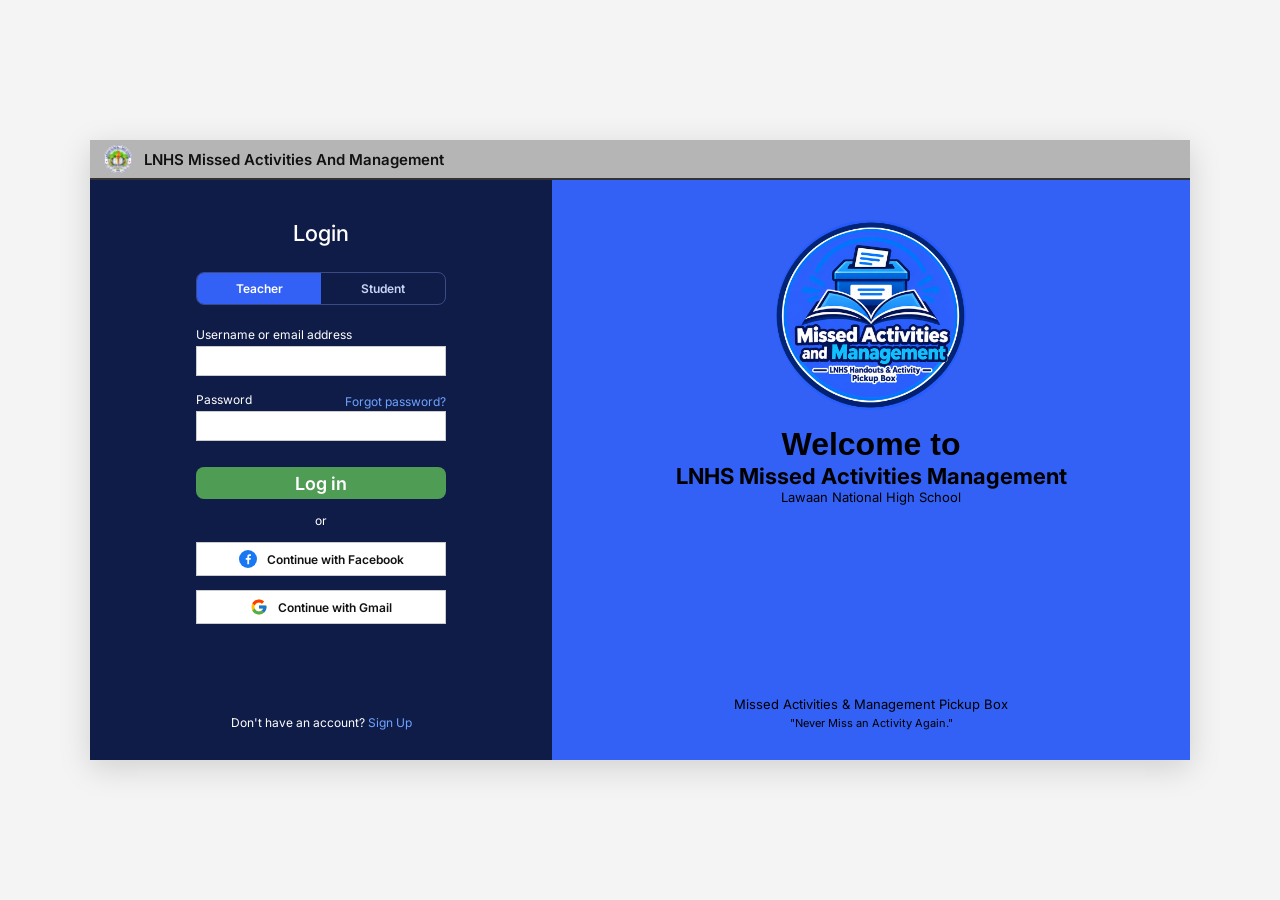
<file: index.html>
<!DOCTYPE html>
<html lang="en">
<head>
<meta charset="UTF-8" />
<meta name="viewport" content="width=device-width, initial-scale=1.0" />
<title>LNHS Missed Activities And Management</title>
<link rel="icon" type="image/png" href="images/school-logo.png">
<link href="https://fonts.googleapis.com/css2?family=Inter:wght@400;500;600;700;800&display=swap" rel="stylesheet">
<link rel="stylesheet" href="style.css">
</head>
<body class="home-page">

<!-- Title bar with school logo -->
<div class="title-bar">
  <img src="images/school-logo.png" alt="Lawaan National High School logo">
  <span>LNHS Missed Activities And Management</span>
</div>

<!-- Top brand bar with website logo + log out -->
<div class="topbrand">
  <img class="logo" src="images/site-logo.png" alt="Missed Activities and Management logo"> LNHS HANDOUTHUB
  <div class="userbox">
    <span>👋 Hi, <span id="whoami"></span></span>
    <button class="btn-logout" id="logoutBtn">⎋ Log out</button>
  </div>
</div>

<div class="header">
  <div class="icon">📦</div>
  <h1>Missed Handouts &amp; Activity Box</h1>
  <div class="search"><span>🔍</span><input id="search" type="text" placeholder="Search subject, teacher, topic..." /></div>
  <button class="btn" id="printPacket">🖨️ Print Packet</button>
  <button class="btn" id="codeGen">🔑 Code Generator</button>
  <button class="btn primary" id="dropIn">⊕ Teacher Drop-In</button>
</div>

<div class="nav" id="nav">
  <button data-page="pickup" class="active">📦 The Pickup<br>Box</button>
  <button data-page="catchup">🧑‍🎓 Absent? Catch-Up<br>Hub</button>
  <button data-page="upcoming">📅 Upcoming<br>Assignments</button>
  <button data-page="mylist">✅ My Pickup<br>List</button>
  <span class="loc" id="locLabel">🏫 Classroom Pickup</span>
</div>

<section class="hero">
  <h2>Missed a class? Don’t fall behind.</h2>
  <p>Every daily worksheet, activity sheet, and lab manual distributed by your teachers is cataloged right here. Pick up physical extra copies in the classroom crates or print them instantly from home.</p>
  <button class="btn" id="printAll">🖨️ Print All Visible Handouts (<span id="visCount">0</span>)</button>
</section>

<div class="filters">
  <label>▼ Filter:</label>
  <select id="grade"><option value="">Grade:</option><option>7</option><option>8</option><option>9</option><option>10</option><option>11</option><option>12</option></select>
  <select id="section"><option value="">Section:</option><option>Mabanag</option><option>Rizal</option><option>Bonifacio</option></select>
  <select id="date">
    <option value="">Any Date Assigned</option>
    <option value="today">Today</option>
    <option value="week">This Week</option>
    <option value="month">This Month</option>
  </select>
  <div class="views">View:
    <div class="group" id="views">
      <button data-view="crate" class="active">🗂️ Hanging Crate</button>
      <button data-view="grid">▦ Grid</button>
      <button data-view="table">☰ Table</button>
    </div>
  </div>
</div>

<div class="subjects" id="subjects"></div>

<main class="crate" id="crate">
  <div class="crate-head">
    <div class="crate-title"><b>[ ACTIVITIES ]</b><span id="crateSub">Hanging folders with remaining paper copies</span></div>
    <div class="pill" id="docCount">0 documents inside</div>
  </div>
  <div id="content"></div>
</main>

<footer class="footer" id="contact">
  <div class="col">
    <h4>Contact information</h4>
    <p>Web developer: Steven john benito<br>
       Phone: 09198395891<br>
       Email: <a href="mailto:johnbenitosteven@gmail.com">johnbenitosteven@gmail.com</a></p>
  </div>
  <div class="col">
    <h4>Links</h4>
    <div class="links">
      <a href="#">Home</a><a href="#">Blogs</a><a href="#">Privacy</a>
      <a href="#">Wordpress</a><a href="#">Mystory</a><a href="mailto:johnbenitosteven@gmail.com">Contact Me</a>
      <a href="#">Videos</a><a href="#">Terms</a><a href="#">Resume</a>
    </div>
  </div>
  <div class="col">
    <h4>Socials</h4>
    <div class="socials">
      <a class="fb" href="https://www.facebook.com/search/top?q=steven%20john%20benito" target="_blank" rel="noopener" aria-label="Facebook: Steven John Benito" title="Facebook: Steven John Benito">
        <svg viewBox="0 0 48 48"><circle cx="24" cy="24" r="22" fill="#1877f2"/><path fill="#fff" d="M26.6 44V28.6h5.1l.8-6h-5.9v-3.8c0-1.7.5-2.9 3-2.9h3.1v-5.4c-.5-.1-2.4-.2-4.6-.2-4.5 0-7.6 2.8-7.6 7.8v4.5h-5.1v6h5.1V44z"/></svg>
      </a>
      <a href="mailto:johnbenitosteven@gmail.com" aria-label="Gmail: johnbenitosteven@gmail.com" title="johnbenitosteven@gmail.com">
        <svg viewBox="0 0 48 48"><path fill="#EA4335" d="M24 9.5c3.5 0 6.6 1.2 9.1 3.6l6.8-6.8C35.8 2.4 30.3 0 24 0 14.6 0 6.5 5.4 2.6 13.2l7.9 6.1C12.4 13.6 17.7 9.5 24 9.5z"/><path fill="#4285F4" d="M46.5 24.5c0-1.6-.1-3.1-.4-4.5H24v9h12.7c-.6 3-2.3 5.5-4.8 7.2l7.6 5.9c4.4-4.1 7-10.1 7-17.6z"/><path fill="#FBBC05" d="M10.5 28.7a14.5 14.5 0 0 1 0-9.4l-7.9-6.1a24 24 0 0 0 0 21.6z"/><path fill="#34A853" d="M24 48c6.5 0 11.9-2.1 15.9-5.8l-7.6-5.9c-2.1 1.4-4.9 2.3-8.3 2.3-6.3 0-11.6-4.1-13.5-9.8l-7.9 6.1C6.5 42.6 14.600 48 24 48z"/></svg>
      </a>
    </div>
  </div>
</footer>

<div class="modal-bg" id="modalBg">
  <form class="modal" id="dropForm">
    <h3>Teacher Drop-In</h3>
    <input id="fTitle" placeholder="Handout title" required />
    <input id="fTeacher" placeholder="Teacher name" required />
    <input id="fSubject" list="subjectList" placeholder="Subject (type a new one or pick)" required />
    <datalist id="subjectList"></datalist>
    <div class="two">
      <div><label for="fGrade">Grade level</label>
        <select id="fGrade" required>
          <option value="7">Grade 7</option><option value="8">Grade 8</option><option value="9">Grade 9</option>
          <option value="10">Grade 10</option><option value="11" selected>Grade 11</option><option value="12">Grade 12</option>
        </select></div>
      <div><label for="fSection">Section</label>
        <select id="fSection"><option>Mabanag</option><option>Obeso</option><option>Socorin</option></select></div>
    </div>
    <input id="fCopies" type="number" min="1" value="10" placeholder="Copies left" />
    <label>Attach file (optional)</label>
    <div class="dropzone" id="dropzone">
      📎 <span id="fileLabel">Click to choose a file or drag it here</span>
      <small>PDF, Word, PowerPoint, images, etc.</small>
      <input id="fFile" type="file" hidden />
    </div>
    <div class="row">
      <button type="button" class="btn" id="cancelDrop">Cancel</button>
      <button type="submit" class="btn primary">Add Handout</button>
    </div>
  </form>
</div>
<div class="modal-bg" id="codeBg">
  <div class="modal codes-modal">
    <h3>Section Code Generator</h3>
    <p class="codes-help">Make a code for a section, then give it to those students. They choose <b>Section code</b> on the login page and will see only that section's handouts.</p>
    <div class="two">
      <div><label for="cGrade">Grade level</label>
        <select id="cGrade">
          <option value="7">Grade 7</option><option value="8">Grade 8</option><option value="9">Grade 9</option>
          <option value="10">Grade 10</option><option value="11" selected>Grade 11</option><option value="12">Grade 12</option>
        </select></div>
      <div><label for="cSection">Section</label>
        <select id="cSection"><option>Mabanag</option><option>Rizal</option><option>Bonifacio</option></select></div>
    </div>
    <button type="button" class="btn primary" id="makeCode">⚙ Generate code</button>
    <div class="code-list" id="codeList"></div>
    <div class="row"><button type="button" class="btn" id="closeCodes">Close</button></div>
  </div>
</div>
<div class="toast" id="toast"></div>

<script src="auth.js"></script>
<script src="app.js"></script>
</body>
</html>
</file>
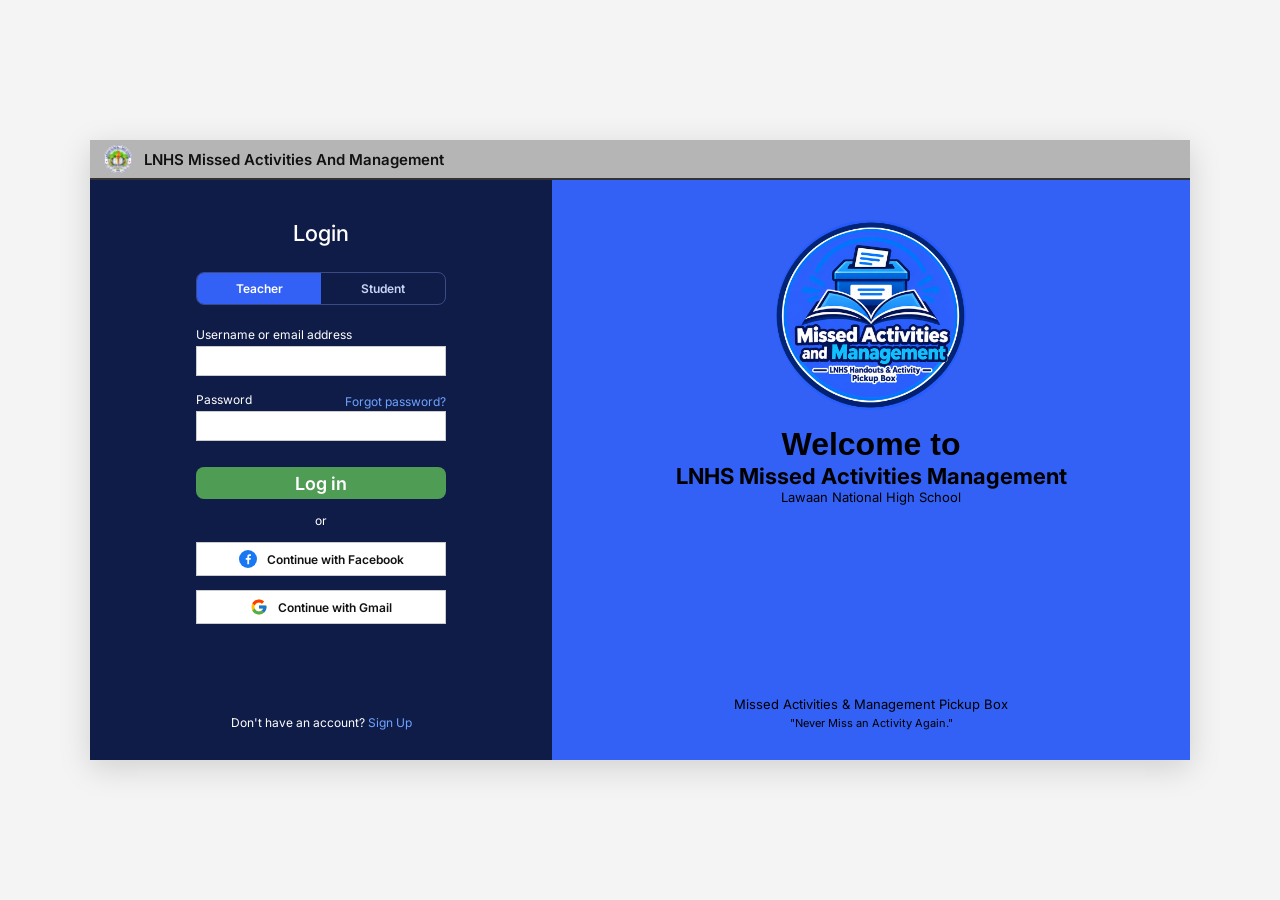
<file: login.html>
<!DOCTYPE html>
<html lang="en">
<head>
  <meta charset="UTF-8">
  <meta name="viewport" content="width=device-width, initial-scale=1.0">
  <title>Login | LNHS Missed Activities And Management</title>
  <link rel="icon" type="image/png" href="images/school-logo.png">
  <link href="https://fonts.googleapis.com/css2?family=Inter:wght@400;500;600;700;800&display=swap" rel="stylesheet">
  <link rel="stylesheet" href="style.css">
</head>
<body class="auth-page">
  <div class="window">
    <div class="title-bar">
      <img src="images/school-logo.png" alt="Lawaan National High School logo">
      <span>LNHS Missed Activities And Management</span>
    </div>

    <div class="container">
      <!-- Left: Login form -->
      <div class="left">
        <h2>Login</h2>
        <div class="login-tabs" id="loginTabs">
          <button type="button" data-tab="teacher" class="active">Teacher</button>
          <button type="button" data-tab="student">Student</button>
        </div>

        <form id="codeForm" class="hidden">
          <div id="codeMsg" class="auth-msg"></div>
          <div class="field">
            <label for="sectionCode">Section code</label>
            <input type="text" id="sectionCode" placeholder="ABC-123" maxlength="8" autocomplete="off" spellcheck="false" class="code-input" required>
          </div>
          <button type="submit" class="btn-main">Enter</button>
          <p class="code-hint">Ask your teacher for your section's code. You will only see your own section's handouts.</p>
          <p class="code-hint"><a href="#" id="backToAccount">← Back to student login</a></p>
        </form>

        <form id="loginForm">
          <div id="loginMsg" class="auth-msg"></div>
          <div class="field">
            <label for="user">Username or email address</label>
            <input type="text" id="user" required>
          </div>
          <div class="field">
            <div class="label-row">
              <label for="password">Password</label>
              <a href="#" id="forgotLink">Forgot password?</a>
            </div>
            <input type="password" id="password" required>
          </div>

          <button type="submit" class="btn-main">Log in</button>
          <p class="code-hint hidden" id="codeLinkRow"><a href="#" id="codeLink">Use a section code instead</a></p>
          <p class="or">or</p>

          <button type="button" class="btn-social" data-social>
            <svg viewBox="0 0 24 24"><circle cx="12" cy="12" r="12" fill="#1877F2"/><path fill="#fff" d="M13.5 19v-6h2l.3-2.4h-2.3V9.1c0-.7.2-1.2 1.2-1.2h1.2V5.8c-.2 0-1-.1-1.8-.1-1.8 0-3 1.1-3 3.1v1.8H9V13h2.1v6z"/></svg>
            Continue with Facebook
          </button>
          <button type="button" class="btn-social" data-social>
            <svg viewBox="0 0 48 48"><path fill="#FFC107" d="M43.6 20.5H42V20H24v8h11.3C33.7 32.7 29.2 36 24 36c-6.6 0-12-5.4-12-12s5.4-12 12-12c3.1 0 5.8 1.2 7.9 3.1l5.7-5.7C34 6.1 29.3 4 24 4 13 4 4 13 4 24s9 20 20 20 20-9 20-20c0-1.3-.1-2.4-.4-3.5z"/><path fill="#FF3D00" d="M6.3 14.7l6.6 4.8C14.7 15.1 19 12 24 12c3.1 0 5.8 1.2 7.9 3.1l5.7-5.7C34 6.1 29.3 4 24 4 16.3 4 9.7 8.3 6.3 14.7z"/><path fill="#4CAF50" d="M24 44c5.2 0 9.9-2 13.4-5.2l-6.2-5.2C29.2 35.1 26.7 36 24 36c-5.2 0-9.6-3.3-11.3-8l-6.5 5C9.5 39.6 16.2 44 24 44z"/><path fill="#1976D2" d="M43.6 20.5H42V20H24v8h11.3c-.8 2.2-2.2 4.2-4.1 5.6l6.2 5.2C37 39.2 44 34 44 24c0-1.3-.1-2.4-.4-3.5z"/></svg>
            Continue with Gmail
          </button>
        </form>

        <p class="switch">Don't have an account? <a href="signup.html">Sign Up</a></p>
      </div>

      <!-- Right: Branding -->
      <div class="right">
        <img src="images/site-logo.png" alt="Missed Activities and Management logo" class="logo">
        <h1 class="welcome">Welcome to</h1>
        <p class="brand">LNHS Missed Activities Management</p>
        <p class="school">Lawaan National High School</p>
        <p class="tagline">
          Missed Activities &amp; Management Pickup Box
          <small>"Never Miss an Activity Again."</small>
        </p>
      </div>
    </div>
  </div>

  <script src="auth.js"></script>
  <script>
    // Already logged in? Go straight to home.
    if (getSession()) window.location.replace("index.html");

    wireSocialButtons();
    document.getElementById("forgotLink").addEventListener("click", e => {
      e.preventDefault();
      alert("Password reset isn't available yet. Please contact your administrator.");
    });

    // Message passed from the sign up page
    const params = new URLSearchParams(window.location.search);
    if (params.get("created")) {
      showMsg("loginMsg", "Account created! Please log in.", "ok");
      document.getElementById("user").value = params.get("created");
      document.getElementById("password").focus();
    }

    // Teacher / Student tabs (students can also use a section code)
    let role = "teacher", useCode = false;
    function showLogin() {
      document.querySelectorAll("#loginTabs button").forEach(x => x.classList.toggle("active", x.dataset.tab === role));
      document.getElementById("loginForm").classList.toggle("hidden", useCode);
      document.getElementById("codeForm").classList.toggle("hidden", !useCode);
      document.getElementById("codeLinkRow").classList.toggle("hidden", role !== "student");
      document.getElementById("loginMsg").className = "auth-msg";
    }
    document.getElementById("loginTabs").addEventListener("click", e => {
      const b = e.target.closest("button[data-tab]");
      if (!b) return;
      role = b.dataset.tab; useCode = false; showLogin();
    });
    document.getElementById("codeLink").addEventListener("click", e => { e.preventDefault(); useCode = true; showLogin(); });
    document.getElementById("backToAccount").addEventListener("click", e => { e.preventDefault(); useCode = false; showLogin(); });

    document.getElementById("codeForm").addEventListener("submit", function (e) {
      e.preventDefault();
      const code = normalizeCode(document.getElementById("sectionCode").value);
      const rec = getCodes().find(c => c.code === code);
      if (!rec) return showMsg("codeMsg", "That code isn't valid. Check it with your teacher.", "error");
      localStorage.removeItem(SESSION_KEY);
      localStorage.setItem(CODE_SESSION_KEY, rec.code);
      window.location.href = "index.html";
    });

    document.getElementById("loginForm").addEventListener("submit", function (e) {
      e.preventDefault();
      const id = document.getElementById("user").value.trim().toLowerCase();
      const pass = document.getElementById("password").value;
      const user = getUsers().find(u => (u.username.toLowerCase() === id || u.email === id) && u.password === pass);

      if (!user) return showMsg("loginMsg", "Wrong username/email or password. No account yet? Sign up below.", "error");

      const userRole = user.role === "student" ? "student" : "teacher";   // older accounts count as teachers
      if (userRole !== role) return showMsg("loginMsg", `This is a ${userRole} account. Use the ${userRole === "student" ? "Student" : "Teacher"} tab.`, "error");

      localStorage.removeItem(CODE_SESSION_KEY);
      localStorage.setItem(SESSION_KEY, user.username);
      window.location.href = "index.html";
    });
  </script>
</body>
</html>
</file>
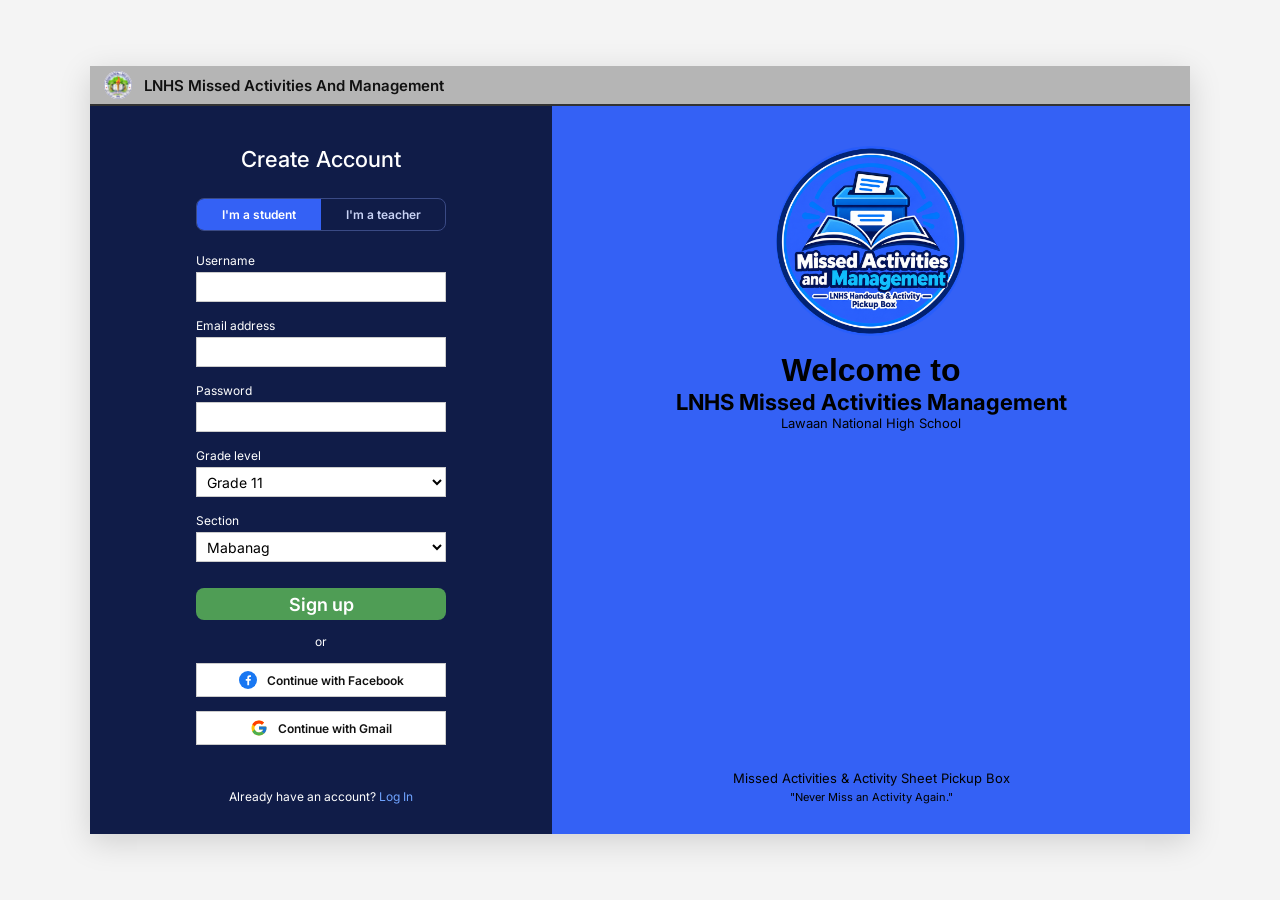
<file: signup.html>
<!DOCTYPE html>
<html lang="en">
<head>
  <meta charset="UTF-8">
  <meta name="viewport" content="width=device-width, initial-scale=1.0">
  <title>Create Account | LNHS Missed Activities And Management</title>
  <link rel="icon" type="image/png" href="images/school-logo.png">
  <link href="https://fonts.googleapis.com/css2?family=Inter:wght@400;500;600;700;800&display=swap" rel="stylesheet">
  <link rel="stylesheet" href="style.css">
</head>
<body class="auth-page">
  <div class="window">
    <div class="title-bar">
      <img src="images/school-logo.png" alt="Lawaan National High School logo">
      <span>LNHS Missed Activities And Management</span>
    </div>

    <div class="container">
      <!-- Left: Sign up form -->
      <div class="left">
        <h2>Create Account</h2>
        <div class="login-tabs" id="roleTabs">
          <button type="button" data-role="student" class="active">I'm a student</button>
          <button type="button" data-role="teacher">I'm a teacher</button>
        </div>
        <form id="signupForm">
          <div id="signupMsg" class="auth-msg"></div>
          <div class="field">
            <label for="username">Username</label>
            <input type="text" id="username" required>
          </div>
          <div class="field">
            <label for="email">Email address</label>
            <input type="email" id="email" required>
          </div>
          <div class="field">
            <label for="password">Password</label>
            <input type="password" id="password" minlength="6" required>
          </div>

          <div id="studentFields">
            <div class="field">
              <label for="grade">Grade level</label>
              <select id="grade"><option value="7">Grade 7</option><option value="8">Grade 8</option><option value="9">Grade 9</option><option value="10">Grade 10</option><option value="11" selected>Grade 11</option><option value="12">Grade 12</option></select>
            </div>
            <div class="field">
              <label for="section">Section</label>
              <select id="section"><option>Mabanag</option><option>obeso</option><option>Socorin</option></select>
            </div>
          </div>
          <div id="teacherFields" class="hidden">
            <div class="field">
              <label for="teacherKey">Teacher key</label>
              <input type="password" id="teacherKey" autocomplete="off">
            </div>
          </div>

          <button type="submit" class="btn-main">Sign up</button>
          <p class="or">or</p>

          <button type="button" class="btn-social" data-social>
            <svg viewBox="0 0 24 24"><circle cx="12" cy="12" r="12" fill="#1877F2"/><path fill="#fff" d="M13.5 19v-6h2l.3-2.4h-2.3V9.1c0-.7.2-1.2 1.2-1.2h1.2V5.8c-.2 0-1-.1-1.8-.1-1.8 0-3 1.1-3 3.1v1.8H9V13h2.1v6z"/></svg>
            Continue with Facebook
          </button>
          <button type="button" class="btn-social" data-social>
            <svg viewBox="0 0 48 48"><path fill="#FFC107" d="M43.6 20.5H42V20H24v8h11.3C33.7 32.7 29.2 36 24 36c-6.6 0-12-5.4-12-12s5.4-12 12-12c3.1 0 5.8 1.2 7.9 3.1l5.7-5.7C34 6.1 29.3 4 24 4 13 4 4 13 4 24s9 20 20 20 20-9 20-20c0-1.3-.1-2.4-.4-3.5z"/><path fill="#FF3D00" d="M6.3 14.7l6.6 4.8C14.7 15.1 19 12 24 12c3.1 0 5.8 1.2 7.9 3.1l5.7-5.7C34 6.1 29.3 4 24 4 16.3 4 9.7 8.3 6.3 14.7z"/><path fill="#4CAF50" d="M24 44c5.2 0 9.9-2 13.4-5.2l-6.2-5.2C29.2 35.1 26.7 36 24 36c-5.2 0-9.6-3.3-11.3-8l-6.5 5C9.5 39.6 16.2 44 24 44z"/><path fill="#1976D2" d="M43.6 20.5H42V20H24v8h11.3c-.8 2.2-2.2 4.2-4.1 5.6l6.2 5.2C37 39.2 44 34 44 24c0-1.3-.1-2.4-.4-3.5z"/></svg>
            Continue with Gmail
          </button>
        </form>

        <p class="switch">Already have an account? <a href="login.html">Log In</a></p>
      </div>

      <!-- Right: Branding -->
      <div class="right">
        <img src="images/site-logo.png" alt="Missed Activities and Management logo" class="logo">
        <h1 class="welcome">Welcome to</h1>
        <p class="brand">LNHS Missed Activities Management</p>
        <p class="school">Lawaan National High School</p>
        <p class="tagline">
          Missed Activities &amp; Activity Sheet Pickup Box
          <small>"Never Miss an Activity Again."</small>
        </p>
      </div>
    </div>
  </div>

  <script src="auth.js"></script>
  <script>
    if (getSession()) window.location.replace("index.html");

    wireSocialButtons();

    let role = "student";
    document.getElementById("roleTabs").addEventListener("click", e => {
      const b = e.target.closest("button[data-role]");
      if (!b) return;
      role = b.dataset.role;
      document.querySelectorAll("#roleTabs button").forEach(x => x.classList.toggle("active", x === b));
      document.getElementById("studentFields").classList.toggle("hidden", role !== "student");
      document.getElementById("teacherFields").classList.toggle("hidden", role !== "teacher");
      document.getElementById("teacherKey").required = role === "teacher";
    });

    document.getElementById("signupForm").addEventListener("submit", function (e) {
      e.preventDefault();
      const username = document.getElementById("username").value.trim();
      const email = document.getElementById("email").value.trim().toLowerCase();
      const password = document.getElementById("password").value;
      const users = getUsers();

      if (users.some(u => u.username.toLowerCase() === username.toLowerCase())) return showMsg("signupMsg", "That username is already taken.", "error");
      if (users.some(u => u.email === email)) return showMsg("signupMsg", "An account with that email already exists.", "error");

      if (role === "teacher" && document.getElementById("teacherKey").value.trim() !== TEACHER_KEY) return showMsg("signupMsg", "Wrong teacher key. Ask your administrator.", "error");

      const acct = { username, email, password, role };
      if (role === "student") { acct.grade = document.getElementById("grade").value; acct.section = document.getElementById("section").value; }
      users.push(acct);
      saveUsers(users);

      // Redirect to login
      window.location.href = "login.html?created=" + encodeURIComponent(username);
    });
  </script>
</body>
</html>
</file>
<file: style.css>
:root {
  --navy: #232180;
  --navy-dark: #1e2a8a;
  --indigo: #4338ca;
  --indigo-soft: #e0e3ff;
  --bg: #d9d9d9;
  --text: #1f2937;
  --muted: #6b7280;
  --yellow: #fffbb8;
  --yellow-border: #f3dd5a;
  --amber: #92400e;
  --green: #059669;
}

* { margin: 0; padding: 0; box-sizing: border-box; font-family: "Inter", "Segoe UI", Arial, sans-serif; }
button { cursor: pointer; }
.hidden { display: none !important; }

/* =========================================================
   SHARED: title bar (school logo on the side of the tab)
   ========================================================= */
.title-bar { background: #b5b5b5; height: 40px; display: flex; align-items: center; gap: 12px; padding: 0 14px; border-bottom: 2px solid #333; }
.title-bar img { width: 28px; height: 28px; border-radius: 50%; object-fit: cover; background: #fff; }
.title-bar span { font-weight: 600; font-size: 15px; color: #111; }

/* =========================================================
   AUTH PAGES (login.html / signup.html)
   ========================================================= */
body.auth-page { background: #f4f4f4; min-height: 100vh; display: flex; justify-content: center; align-items: center; padding: 20px; }
.window { width: 100%; max-width: 1100px; box-shadow: 0 8px 30px rgba(0,0,0,.15); }
.container { display: flex; min-height: 580px; }

.left { width: 42%; background: #101c48; color: #fff; display: flex; flex-direction: column; align-items: center; padding: 40px 20px 30px; }
.left h2 { font-weight: 500; font-size: 22px; margin-bottom: 40px; }
.auth-page form { width: 100%; max-width: 250px; }
.field { margin-bottom: 16px; }
.label-row { display: flex; justify-content: space-between; align-items: center; }
.auth-page label { font-size: 12px; display: block; margin-bottom: 4px; }
.label-row a { font-size: 12px; color: #6fa3ff; text-decoration: none; }
.auth-page input { width: 100%; height: 30px; border: 1px solid #ccc; padding: 0 8px; font-size: 14px; background: #fff; }
.auth-page select { width: 100%; height: 30px; border: 1px solid #ccc; padding: 0 6px; font-size: 14px; background: #fff; }
.code-hint a { color: #6fa3ff; text-decoration: none; }
.auth-page input:focus { outline: 2px solid #3461f5; }

.btn-main { width: 100%; height: 32px; margin-top: 10px; border: none; border-radius: 8px; background: #4f9d55; color: #fff; font-size: 18px; font-weight: 600; transition: background .2s; }
.btn-main:hover { background: #3f8645; }
.or { text-align: center; font-size: 12px; margin: 14px 0; }
.btn-social { width: 100%; height: 34px; background: #fff; border: 1px solid #ccc; display: flex; align-items: center; justify-content: center; gap: 10px; font-size: 12px; font-weight: 600; color: #111; margin-bottom: 14px; }
.btn-social:hover { background: #f0f0f0; }
.btn-social svg { width: 18px; height: 18px; }
.switch { margin-top: auto; font-size: 12px; padding-top: 30px; }
.switch a { color: #6fa3ff; text-decoration: none; }
.switch a:hover { text-decoration: underline; }

.login-tabs { display: flex; width: 100%; max-width: 250px; margin: -14px 0 22px; border: 1px solid #3a4a85; border-radius: 8px; overflow: hidden; }
.login-tabs button { flex: 1; padding: 8px 6px; border: 0; background: transparent; color: #c9d3f5; font-size: 12px; font-weight: 600; }
.login-tabs button.active { background: #3461f5; color: #fff; }
.code-input { text-transform: uppercase; letter-spacing: 4px; font-size: 18px !important; font-weight: 700; text-align: center; height: 38px !important; }
.code-hint { font-size: 11px; line-height: 1.5; color: #c9d3f5; margin-top: 14px; }

.auth-msg { font-size: 12px; margin-bottom: 12px; padding: 8px 10px; border-radius: 4px; display: none; }
.auth-msg.error { display: block; background: #fde2e2; color: #9b1c1c; }
.auth-msg.ok { display: block; background: #d1fae5; color: #065f46; }

.right { flex: 1; background: #3461f5; display: flex; flex-direction: column; align-items: center; padding: 40px 20px 30px; text-align: center; }
.right .logo { width: 190px; height: 190px; border-radius: 50%; object-fit: cover; }
.welcome { font-family: "Arial Black", sans-serif; font-size: 32px; font-weight: 900; color: #000; margin-top: 16px; }
.brand { font-size: 22px; font-weight: 700; color: #000; }
.school { font-size: 13px; color: #000; }
.tagline { margin-top: auto; font-size: 13px; color: #000; }
.tagline small { display: block; font-size: 11px; margin-top: 4px; }

@media (max-width: 768px) {
  .container { flex-direction: column-reverse; }
  .left { width: 100%; }
}

/* =========================================================
   HOME PAGE (index.html)
   ========================================================= */
body.home-page { background: #f1f1f1; color: var(--text); }

.topbrand { background: var(--navy-dark); color: #fff; padding: 8px 20px; display: flex; align-items: center; gap: 10px; font-weight: 800; font-size: 22px; letter-spacing: .3px; }
.topbrand .logo { width: 42px; height: 42px; border-radius: 50%; object-fit: cover; background: #fff; }
.topbrand .userbox { margin-left: auto; display: flex; align-items: center; gap: 12px; font-size: 14px; font-weight: 600; }
.btn-logout { background: #ef4444; color: #fff; border: 0; padding: 8px 16px; border-radius: 8px; font-weight: 700; font-size: 14px; }
.btn-logout:hover { background: #dc2626; }

.header { background: var(--bg); padding: 10px 24px; display: flex; align-items: center; gap: 20px; flex-wrap: wrap; }
.header .icon { width: 66px; height: 66px; border-radius: 12px; background: #4338f0; display: grid; place-items: center; color: #fff; font-size: 30px; border: 3px solid #fff; }
.header h1 { font-size: 24px; font-weight: 700; margin-right: auto; }
.search { flex: 0 1 520px; position: relative; }
.search input { width: 100%; padding: 11px 14px 11px 40px; border: 1px solid #e5e7eb; border-radius: 8px; font-size: 15px; background: #fff; }
.search span { position: absolute; left: 13px; top: 9px; color: var(--muted); }
.btn { border: 1px solid #e5e7eb; background: #fff; padding: 10px 16px; border-radius: 8px; font-weight: 600; font-size: 14px; display: inline-flex; align-items: center; gap: 8px; }
.btn:hover { background: #f3f4f6; }
.btn.primary { background: #2563eb; color: #fff; border-color: #2563eb; }
.btn.primary:hover { background: #1d4ed8; }

.nav { background: var(--bg); margin-top: 8px; padding: 10px 28px; display: flex; align-items: center; gap: 24px; flex-wrap: wrap; }
.nav button { background: #fff; border: 0; padding: 8px 26px; border-radius: 8px; font-weight: 600; font-size: 14px; color: #374151; display: flex; align-items: center; gap: 12px; text-align: center; line-height: 1.2; }
.nav button.active { background: var(--indigo-soft); color: var(--indigo); }
.nav .loc { margin-left: auto; color: var(--muted); font-size: 13px; }

.hero { position: relative; background: var(--navy); color: #fff; margin: 10px 3px; border-radius: 40px; padding: 48px 52px 60px; }
.hero h2 { font-size: 46px; font-weight: 800; margin-bottom: 10px; }
.hero p { font-size: 24px; line-height: 1.6; max-width: 1000px; color: #e5e7ff; }
.hero .btn { position: absolute; right: 46px; bottom: 0; border-radius: 6px 6px 0 0; }

.filters { background: var(--bg); margin: 10px 6px 0; padding: 12px 52px; display: flex; align-items: center; gap: 28px; flex-wrap: wrap; }
.filters label { color: var(--muted); font-weight: 600; font-size: 14px; }
.filters select { padding: 10px 12px; border: 1px solid #e5e7eb; border-radius: 8px; background: #fff; font-size: 14px; min-width: 190px; }
.views { margin-left: auto; display: flex; align-items: center; gap: 12px; color: var(--muted); font-size: 13px; }
.views .group { background: #fff; border-radius: 8px; padding: 4px; display: flex; }
.views button { border: 0; background: transparent; padding: 7px 12px; border-radius: 6px; font-size: 13px; font-weight: 600; color: #374151; }
.views button.active { background: var(--indigo-soft); color: var(--indigo); }

.subjects { background: var(--bg); margin: 10px 9px 0; padding: 30px 40px 0; display: flex; gap: 22px; overflow-x: auto; }
.subjects button { border: 0; background: #ececec; padding: 9px 12px; min-width: 175px; text-align: left; border-radius: 8px 8px 0 0; font-size: 12px; font-weight: 700; color: #4b5563; display: flex; align-items: center; gap: 8px; white-space: nowrap; transition: background .15s, transform .15s; }
.subjects button:hover { background: #f5f5ff; transform: translateY(-2px); }
.subjects button .count { background: #cfd4dc; border-radius: 99px; padding: 0 7px; font-size: 11px; }
.subjects button.active { background: var(--yellow); color: var(--indigo); border-top: 3px solid var(--indigo); }
.subjects button.active .count { background: var(--indigo-soft); }
.subjects button.empty { opacity: .55; }

.crate { background: var(--yellow); border: 1px solid var(--yellow-border); border-radius: 40px 0 0 0; margin: 0 0 0 9px; padding: 22px 28px 40px; min-height: 300px; }
.crate.plain { background: #f8f8f8; border-color: #e5e7eb; }
.crate-head { display: flex; align-items: center; justify-content: space-between; margin-bottom: 26px; flex-wrap: wrap; gap: 10px; }
.crate-title { font-size: 19px; font-weight: 600; color: var(--amber); }
.crate-title b { font-family: "Courier New", monospace; font-size: 25px; letter-spacing: 2px; margin-right: 10px; }
.pill { background: #fde68a; color: var(--amber); font-weight: 700; padding: 6px 14px; border-radius: 8px; font-size: 18px; }

.cards { display: grid; grid-template-columns: repeat(auto-fill, minmax(300px, 1fr)); gap: 28px; }
.card { background: #fff; border-radius: 28px 28px 14px 14px; padding: 22px 22px 18px; box-shadow: 0 4px 10px rgba(0,0,0,.08); display: flex; flex-direction: column; gap: 8px; animation: pop .25s ease; }
.crate:not(.plain) .card::before { content: ""; display: block; height: 6px; width: 70px; background: var(--yellow-border); border-radius: 4px; margin-bottom: 4px; }
.card .subj { font-size: 12px; font-weight: 700; color: var(--indigo); text-transform: uppercase; letter-spacing: .5px; }
.card h3 { font-size: 18px; }
.card .meta { font-size: 13px; color: var(--muted); line-height: 1.6; }
.card .foot { display: flex; align-items: center; justify-content: space-between; margin-top: 8px; gap: 8px; }
.copies { font-size: 12px; font-weight: 700; color: var(--green); background: #d1fae5; padding: 4px 10px; border-radius: 99px; }
.copies.low { color: #b45309; background: #fef3c7; }
.card .actions { display: flex; gap: 6px; }
.card .actions button { border: 1px solid #e5e7eb; background: #fff; border-radius: 6px; padding: 6px 10px; font-size: 12px; font-weight: 600; }
.card .actions button:hover { background: #f3f4f6; }
.card .actions button.saved { background: var(--indigo-soft); color: var(--indigo); border-color: var(--indigo-soft); }

table { width: 100%; border-collapse: collapse; background: #fff; border-radius: 12px; overflow: hidden; }
th, td { padding: 12px 14px; text-align: left; font-size: 14px; border-bottom: 1px solid #eee; }
th { background: #eef0ff; color: var(--indigo); font-size: 12px; text-transform: uppercase; letter-spacing: .5px; }
.empty-msg { padding: 50px; text-align: center; color: var(--amber); font-size: 18px; }

.modal-bg { position: fixed; inset: 0; background: rgba(0,0,0,.45); display: none; place-items: center; z-index: 50; }
.modal-bg.open { display: grid; }
.modal { background: #fff; border-radius: 16px; padding: 26px; width: min(440px, 92vw); display: flex; flex-direction: column; gap: 12px; }
.modal input, .modal select { padding: 10px; border: 1px solid #d1d5db; border-radius: 8px; font-size: 14px; }
.modal .row { display: flex; gap: 10px; justify-content: flex-end; margin-top: 6px; }
.modal label { font-size: 13px; font-weight: 600; color: var(--muted); margin-bottom: -6px; }
.modal .two { display: grid; grid-template-columns: 1fr 1fr; gap: 10px; }
.modal .two > div { display: flex; flex-direction: column; gap: 6px; }
.modal .two select { width: 100%; }
.dropzone { border: 2px dashed #a5b4fc; border-radius: 12px; padding: 18px; text-align: center; background: #f5f6ff; color: var(--indigo); font-size: 14px; font-weight: 600; cursor: pointer; transition: background .15s; }
.dropzone.over, .dropzone:hover { background: var(--indigo-soft); }
.dropzone small { display: block; color: var(--muted); font-weight: 400; margin-top: 4px; }
.dropzone .fname { color: var(--green); word-break: break-all; }
.filelink { font-size: 12px; font-weight: 600; color: var(--indigo); text-decoration: none; word-break: break-all; }
.filelink:hover { text-decoration: underline; }
.toast { position: fixed; bottom: 24px; left: 50%; transform: translateX(-50%) translateY(80px); background: #111827; color: #fff; padding: 10px 18px; border-radius: 8px; font-size: 14px; transition: transform .25s; z-index: 60; }
.toast.show { transform: translateX(-50%) translateY(0); }

.codes-modal { width: min(500px, 94vw); max-height: 90vh; overflow-y: auto; }
.codes-help { font-size: 13px; color: var(--muted); line-height: 1.5; }
.code-list { display: flex; flex-direction: column; gap: 8px; }
.code-row { display: flex; align-items: center; gap: 10px; background: #f5f6ff; border: 1px solid var(--indigo-soft); border-radius: 10px; padding: 8px 12px; }
.code-row .code { font-family: "Courier New", monospace; font-size: 20px; font-weight: 700; letter-spacing: 3px; color: var(--indigo); }
.code-row .for { font-size: 12px; color: var(--muted); margin-right: auto; }
.code-row button { border: 1px solid #e5e7eb; background: #fff; border-radius: 6px; padding: 5px 9px; font-size: 12px; font-weight: 600; }
.code-row button.revoke { color: #b91c1c; }
.code-empty { font-size: 13px; color: var(--muted); text-align: center; padding: 8px; }

@keyframes pop { from { opacity: 0; transform: translateY(8px); } to { opacity: 1; transform: none; } }

@media (max-width: 900px) {
  .hero h2 { font-size: 30px; } .hero p { font-size: 17px; } .hero .btn { position: static; margin-top: 18px; border-radius: 8px; }
  .filters { padding: 12px 18px; } .views { margin-left: 0; }
}

@media print {
  .title-bar, .topbrand, .header, .nav, .hero, .filters, .subjects, .footer, .actions, .toast, .modal-bg { display: none !important; }
  .crate { background: #fff; border: 0; padding: 0; }
  .card { box-shadow: none; border: 1px solid #999; break-inside: avoid; }
}

.footer { background: var(--navy); color: #fff; margin: 40px 3px 0; border-radius: 40px 40px 0 0; padding: 32px 44px 60px; display: grid; grid-template-columns: 1.1fr 1.3fr .9fr; gap: 48px; }
.footer h4 { font-size: 24px; font-weight: 400; padding: 0 0 6px 40px; border-bottom: 1px solid #fff; margin-bottom: 14px; }
.footer .col:nth-child(2) h4, .footer .col:nth-child(3) h4 { padding-left: 0; font-size: 22px; }
.footer .col:nth-child(3) h4 { border-color: #8f8fd0; }
.footer p { font-size: 22px; line-height: 1.35; }
.footer a { color: #fff; text-decoration: none; }
.footer a:hover { text-decoration: underline; }
.footer .links { display: grid; grid-template-columns: repeat(3, auto); justify-content: start; gap: 4px 48px; font-size: 22px; line-height: 1.3; }
.footer .socials { display: flex; gap: 22px; padding-left: 40px; align-items: center; }
.footer .socials a { width: 62px; height: 62px; background: #fff; display: grid; place-items: center; transition: transform .15s; }
.footer .socials a:hover { transform: translateY(-3px); }
.footer .socials a.fb { border-radius: 50%; }
.footer .socials svg { width: 40px; height: 40px; }
@media (max-width: 900px) { .footer { grid-template-columns: 1fr; gap: 28px; padding: 28px 24px 40px; } .footer h4 { padding-left: 0 !important; } .footer p, .footer .links { font-size: 18px; } .footer .socials { padding-left: 0; } }
</file>
